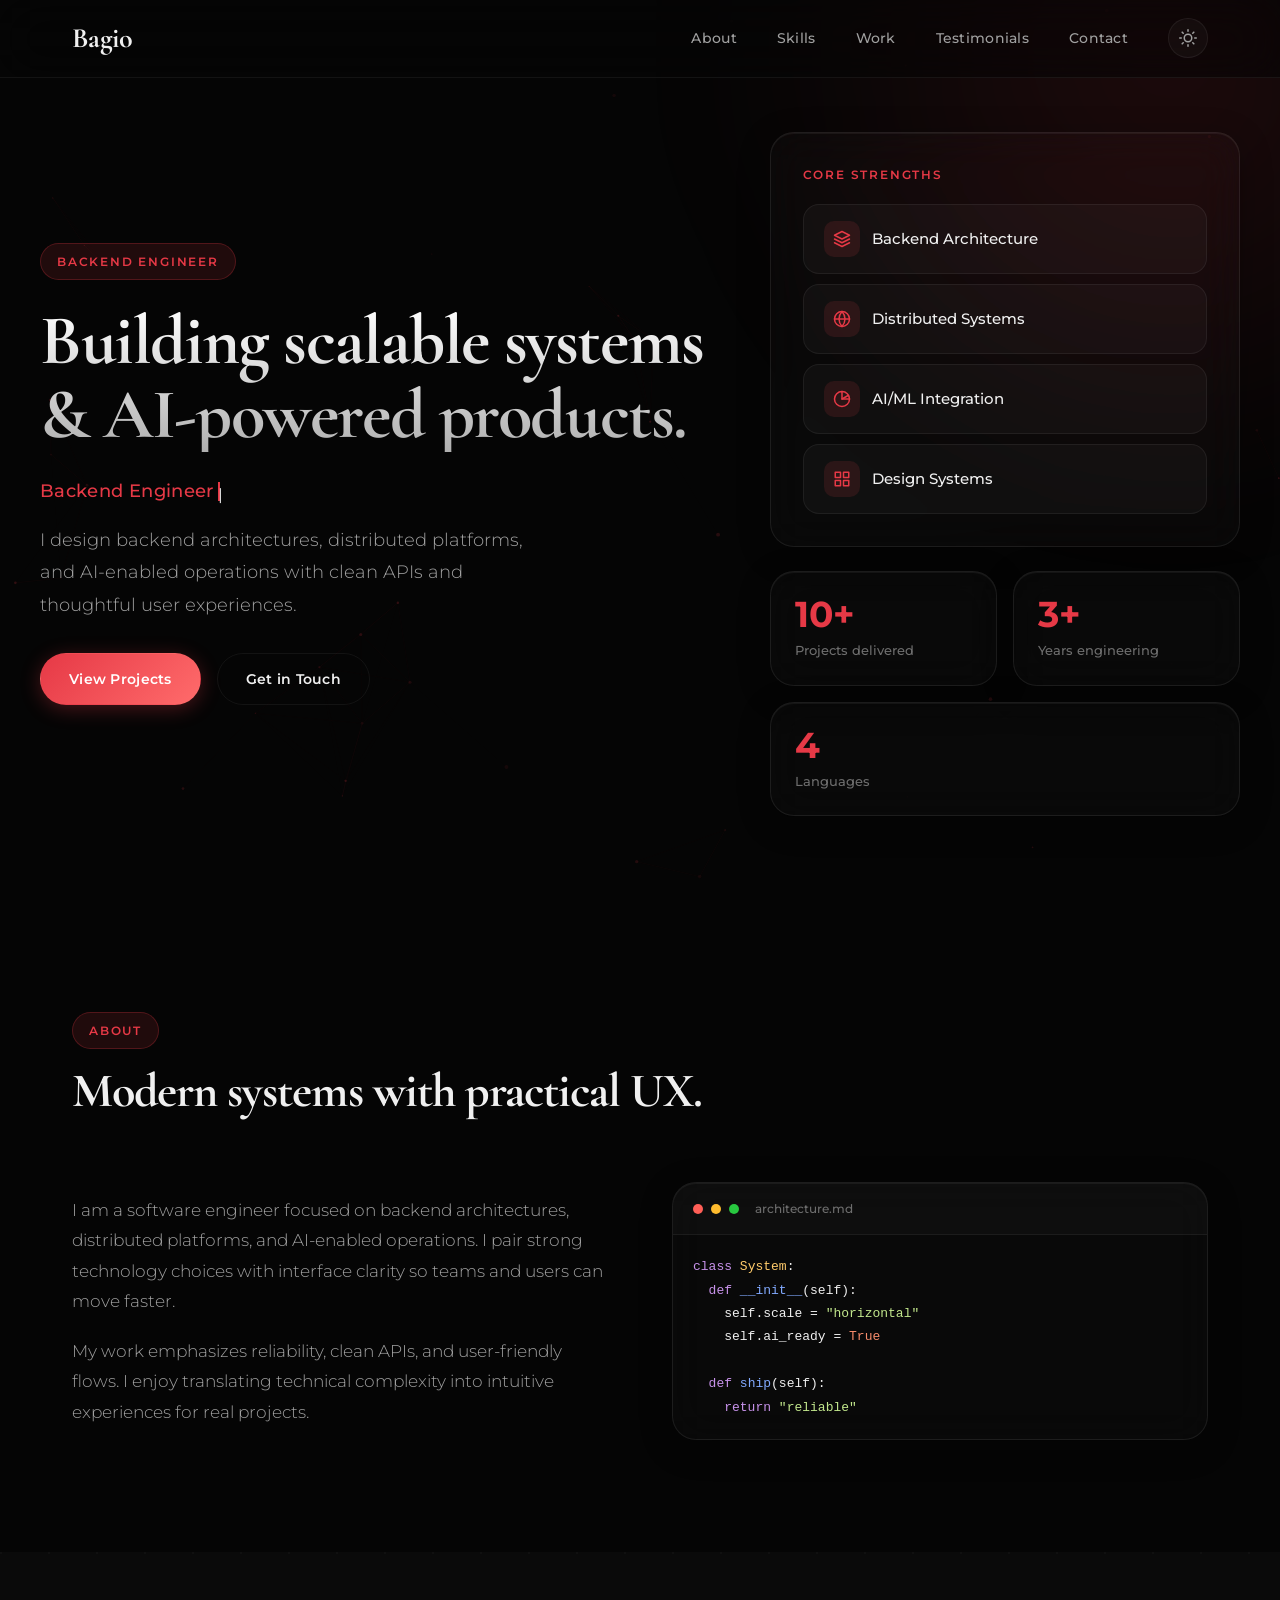
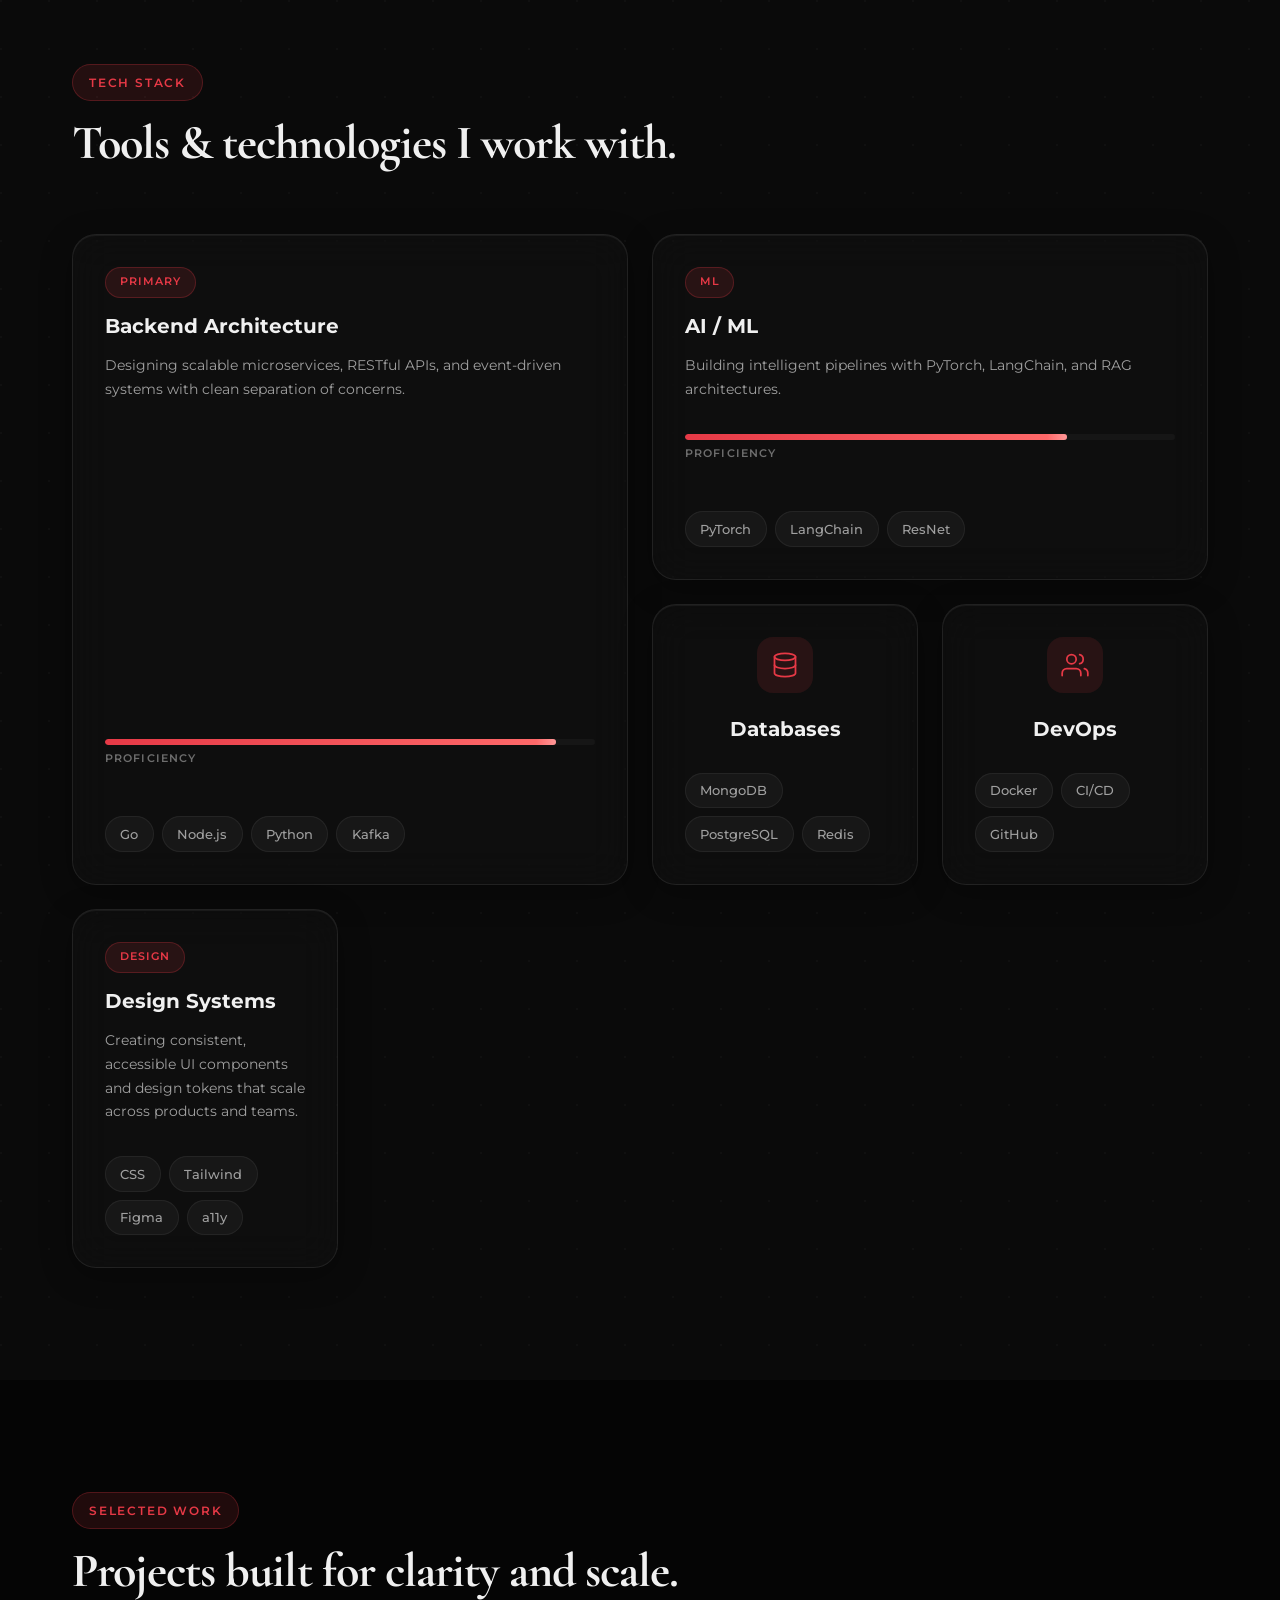
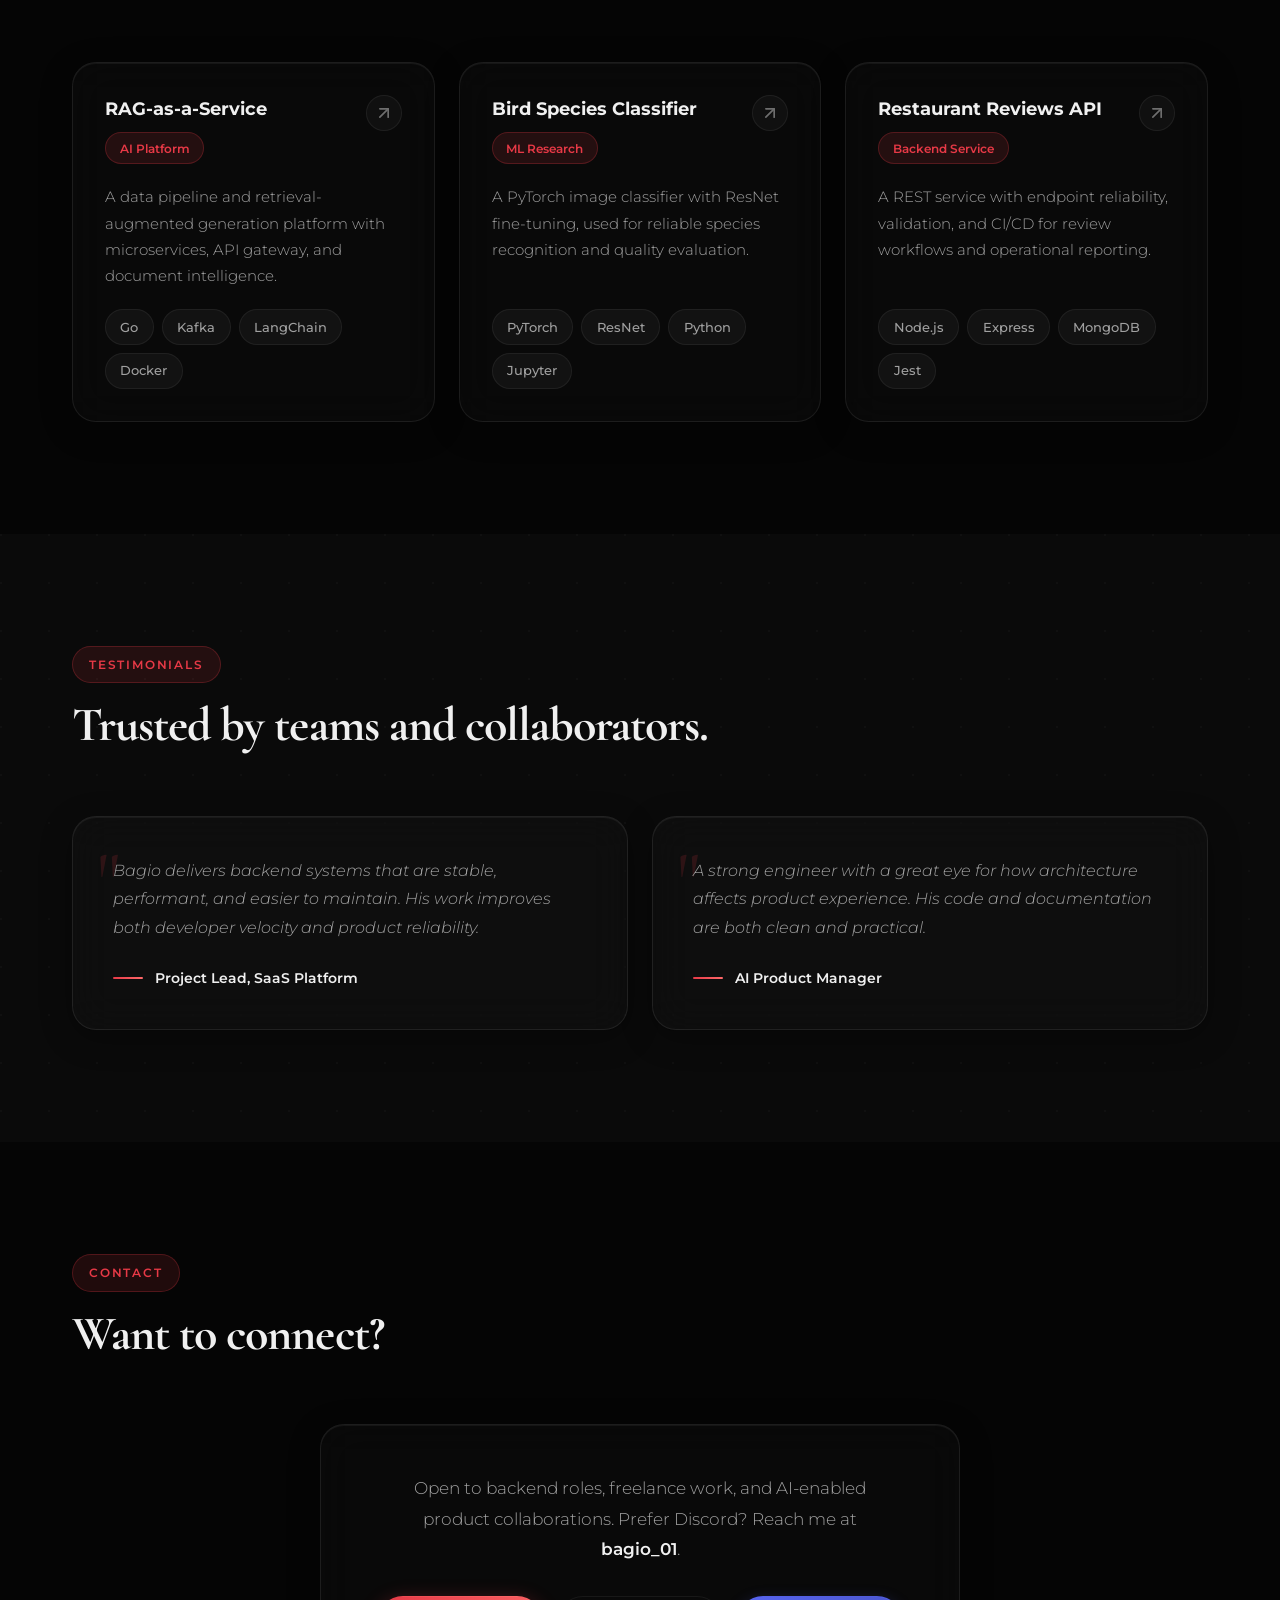
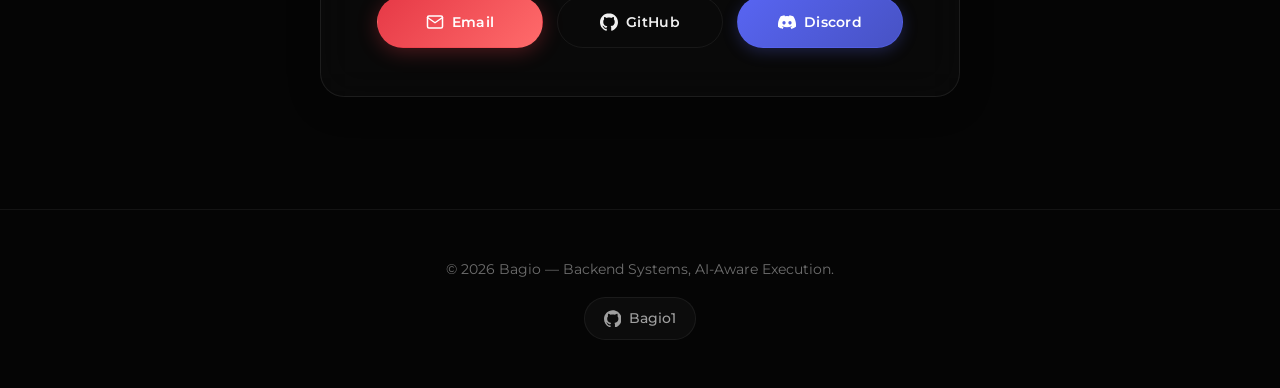
<file: portfolio.html>
<!DOCTYPE html>
<html lang="en">
<head>
  <meta charset="UTF-8">
  <meta name="viewport" content="width=device-width, initial-scale=1.0">
  <title>Bagio — Backend Engineer & AI/ML Portfolio</title>
  <meta name="description" content="Portfolio of Bagio — Software Engineer specializing in backend architecture, distributed systems, and AI/ML integration.">
  <link rel="preconnect" href="https://fonts.googleapis.com">
  <link rel="preconnect" href="https://fonts.gstatic.com" crossorigin>
  <link href="https://fonts.googleapis.com/css2?family=Cormorant+Garamond:wght@500;600;700&family=Montserrat:wght@300;400;500;600;700&display=swap" rel="stylesheet">
  <link rel="stylesheet" href="styles.css">
</head>
<body>
  <a href="#main-content" class="skip-link">Skip to main content</a>
  <!-- Navigation -->
  <nav class="topbar" id="navbar" role="navigation" aria-label="Main navigation">
    <div class="nav-container">
      <a class="brand" href="#" aria-label="Bagio Home">Bagio</a>
      <button class="mobile-menu-toggle" id="mobileMenuToggle" aria-label="Toggle menu" aria-expanded="false" aria-controls="navLinks">
        <span></span>
        <span></span>
        <span></span>
      </button>
      <div class="nav-links" id="navLinks" role="menubar">
        <a href="#about" role="menuitem">About</a>
        <a href="#skills" role="menuitem">Skills</a>
        <a href="#work" role="menuitem">Work</a>
        <a href="#testimonials" role="menuitem">Testimonials</a>
        <a href="#contact" role="menuitem">Contact</a>
        <button class="theme-toggle" id="themeToggle" aria-label="Toggle dark mode" title="Toggle theme">
          <svg class="theme-icon-sun" width="18" height="18" viewBox="0 0 24 24" fill="none" stroke="currentColor" stroke-width="2" stroke-linecap="round" stroke-linejoin="round"><circle cx="12" cy="12" r="5"/><path d="M12 1v2M12 21v2M4.22 4.22l1.42 1.42M18.36 18.36l1.42 1.42M1 12h2M21 12h2M4.22 19.78l1.42-1.42M18.36 5.64l1.42-1.42"/></svg>
          <svg class="theme-icon-moon" width="18" height="18" viewBox="0 0 24 24" fill="none" stroke="currentColor" stroke-width="2" stroke-linecap="round" stroke-linejoin="round"><path d="M21 12.79A9 9 0 1 1 11.21 3 7 7 0 0 0 21 12.79z"/></svg>
        </button>
      </div>
    </div>
  </nav>

  <!-- Particle Canvas -->
  <canvas id="particleCanvas" class="particle-canvas" aria-hidden="true"></canvas>

  <!-- Hero Section -->
  <header class="hero" role="banner">
    <div class="hero-glow" aria-hidden="true"></div>
    <div class="hero-grid">
      <div class="hero-main fade-up">
        <span class="eyebrow">Backend Engineer</span>
        <h1>Building scalable systems &amp; AI-powered products.</h1>
        <div class="hero-typing">
          <span id="typingText" aria-label="Cycling roles"></span>
          <span class="typing-cursor" aria-hidden="true">|</span>
        </div>
        <p class="hero-text">I design backend architectures, distributed platforms, and AI-enabled operations with clean APIs and thoughtful user experiences.</p>
        <div class="hero-actions">
          <a href="#work" class="button button-primary">View Projects</a>
          <a href="#contact" class="button button-secondary">Get in Touch</a>
        </div>
      </div>

      <!-- Bento Glass Panel -->
      <div class="bento-panel fade-up stagger-1" role="complementary" aria-label="Core strengths">
        <div class="glass-card strengths-card">
          <span class="panel-label">Core Strengths</span>
          <ul class="strength-list">
            <li>
              <span class="strength-icon" aria-hidden="true">
                <svg width="18" height="18" viewBox="0 0 24 24" fill="none" stroke="currentColor" stroke-width="2" stroke-linecap="round" stroke-linejoin="round"><path d="M12 2L2 7l10 5 10-5-10-5z"/><path d="M2 17l10 5 10-5"/><path d="M2 12l10 5 10-5"/></svg>
              </span>
              <span>Backend Architecture</span>
            </li>
            <li>
              <span class="strength-icon" aria-hidden="true">
                <svg width="18" height="18" viewBox="0 0 24 24" fill="none" stroke="currentColor" stroke-width="2" stroke-linecap="round" stroke-linejoin="round"><circle cx="12" cy="12" r="10"/><line x1="2" y1="12" x2="22" y2="12"/><path d="M12 2a15.3 15.3 0 0 1 4 10 15.3 15.3 0 0 1-4 10 15.3 15.3 0 0 1-4-10 15.3 15.3 0 0 1 4-10z"/></svg>
              </span>
              <span>Distributed Systems</span>
            </li>
            <li>
              <span class="strength-icon" aria-hidden="true">
                <svg width="18" height="18" viewBox="0 0 24 24" fill="none" stroke="currentColor" stroke-width="2" stroke-linecap="round" stroke-linejoin="round"><path d="M12 2a10 10 0 1 0 10 10H12V2z"/><path d="M12 2a10 10 0 0 1 10 10"/><path d="M12 12l8.66-5"/></svg>
              </span>
              <span>AI/ML Integration</span>
            </li>
            <li>
              <span class="strength-icon" aria-hidden="true">
                <svg width="18" height="18" viewBox="0 0 24 24" fill="none" stroke="currentColor" stroke-width="2" stroke-linecap="round" stroke-linejoin="round"><rect x="3" y="3" width="7" height="7"/><rect x="14" y="3" width="7" height="7"/><rect x="14" y="14" width="7" height="7"/><rect x="3" y="14" width="7" height="7"/></svg>
              </span>
              <span>Design Systems</span>
            </li>
          </ul>
        </div>
      </div>

      <!-- Bento Stats Grid -->
      <div class="bento-stats">
        <div class="glass-card stat-glass fade-up stagger-2">
          <span class="stat-value" data-count="10" data-suffix="+" aria-label="10 plus projects delivered">0</span>
          <span class="stat-label">Projects delivered</span>
        </div>
        <div class="glass-card stat-glass fade-up stagger-3">
          <span class="stat-value" data-count="3" data-suffix="+" aria-label="3 plus years engineering">0</span>
          <span class="stat-label">Years engineering</span>
        </div>
        <div class="glass-card stat-glass wide fade-up stagger-1">
          <span class="stat-value" data-count="4" aria-label="4 languages">0</span>
          <span class="stat-label">Languages</span>
        </div>
      </div>
    </div>
  </header>

  <main id="main-content">
    <!-- About Section -->
    <section id="about" class="section" aria-labelledby="about-heading">
      <div class="container">
        <div class="section-header fade-up">
          <span class="eyebrow">About</span>
          <h2 id="about-heading">Modern systems with practical UX.</h2>
        </div>
        <div class="about-grid">
          <div class="about-text fade-up">
            <p>I am a software engineer focused on backend architectures, distributed platforms, and AI-enabled operations. I pair strong technology choices with interface clarity so teams and users can move faster.</p>
            <p>My work emphasizes reliability, clean APIs, and user-friendly flows. I enjoy translating technical complexity into intuitive experiences for real projects.</p>
          </div>
          <div class="about-visual fade-up stagger-1" aria-hidden="true">
            <div class="glass-card code-preview">
              <div class="code-header">
                <span class="code-dot red"></span>
                <span class="code-dot yellow"></span>
                <span class="code-dot green"></span>
                <span class="code-filename">architecture.md</span>
              </div>
              <pre class="code-body"><code><span class="code-kw">class</span> <span class="code-class">System</span>:
  <span class="code-kw">def</span> <span class="code-func">__init__</span>(self):
    self.scale = <span class="code-str">"horizontal"</span>
    self.ai_ready = <span class="code-bool">True</span>

  <span class="code-kw">def</span> <span class="code-func">ship</span>(self):
    <span class="code-kw">return</span> <span class="code-str">"reliable"</span></code></pre>
            </div>
          </div>
        </div>
      </div>
    </section>

    <!-- Skills Section (Bento Grid) -->
    <section id="skills" class="section section-alt" aria-labelledby="skills-heading">
      <div class="container">
        <div class="section-header fade-up">
          <span class="eyebrow">Tech Stack</span>
          <h2 id="skills-heading">Tools &amp; technologies I work with.</h2>
        </div>
        <div class="bento-grid skills-bento" role="list" aria-label="Skills and technologies">
          <!-- Large card -->
          <div class="bento-item bento-large glass-card fade-up stagger-1" role="listitem">
            <div class="bento-content">
              <span class="bento-tag">Primary</span>
              <h3>Backend Architecture</h3>
              <p>Designing scalable microservices, RESTful APIs, and event-driven systems with clean separation of concerns.</p>
              <div class="skill-bar" data-progress="92">
                <div class="skill-bar-track"><div class="skill-bar-fill"></div></div>
                <span class="skill-bar-label">Proficiency</span>
              </div>
              <div class="tech-row">
                <span class="tech-pill">Go</span>
                <span class="tech-pill">Node.js</span>
                <span class="tech-pill">Python</span>
                <span class="tech-pill">Kafka</span>
              </div>
            </div>
          </div>

          <!-- Medium card -->
          <div class="bento-item bento-medium glass-card fade-up stagger-2" role="listitem">
            <div class="bento-content">
              <span class="bento-tag">ML</span>
              <h3>AI / ML</h3>
              <p>Building intelligent pipelines with PyTorch, LangChain, and RAG architectures.</p>
              <div class="skill-bar" data-progress="78">
                <div class="skill-bar-track"><div class="skill-bar-fill"></div></div>
                <span class="skill-bar-label">Proficiency</span>
              </div>
              <div class="tech-row">
                <span class="tech-pill">PyTorch</span>
                <span class="tech-pill">LangChain</span>
                <span class="tech-pill">ResNet</span>
              </div>
            </div>
          </div>

          <!-- Small cards -->
          <div class="bento-item glass-card fade-up stagger-3" role="listitem">
            <div class="bento-content centered">
              <span class="bento-icon" aria-hidden="true">
                <svg width="28" height="28" viewBox="0 0 24 24" fill="none" stroke="currentColor" stroke-width="1.5" stroke-linecap="round" stroke-linejoin="round"><ellipse cx="12" cy="5" rx="9" ry="3"/><path d="M21 12c0 1.66-4 3-9 3s-9-1.34-9-3"/><path d="M3 5v14c0 1.66 4 3 9 3s9-1.34 9-3V5"/></svg>
              </span>
              <h3>Databases</h3>
              <div class="tech-row">
                <span class="tech-pill">MongoDB</span>
                <span class="tech-pill">PostgreSQL</span>
                <span class="tech-pill">Redis</span>
              </div>
            </div>
          </div>

          <div class="bento-item glass-card fade-up stagger-1" role="listitem">
            <div class="bento-content centered">
              <span class="bento-icon" aria-hidden="true">
                <svg width="28" height="28" viewBox="0 0 24 24" fill="none" stroke="currentColor" stroke-width="1.5" stroke-linecap="round" stroke-linejoin="round"><path d="M17 21v-2a4 4 0 0 0-4-4H5a4 4 0 0 0-4 4v2"/><circle cx="9" cy="7" r="4"/><path d="M23 21v-2a4 4 0 0 0-3-3.87"/><path d="M16 3.13a4 4 0 0 1 0 7.75"/></svg>
              </span>
              <h3>DevOps</h3>
              <div class="tech-row">
                <span class="tech-pill">Docker</span>
                <span class="tech-pill">CI/CD</span>
                <span class="tech-pill">GitHub</span>
              </div>
            </div>
          </div>

          <!-- Wide card -->
          <div class="bento-item bento-wide glass-card fade-up stagger-2" role="listitem">
            <div class="bento-content">
              <span class="bento-tag">Design</span>
              <h3>Design Systems</h3>
              <p>Creating consistent, accessible UI components and design tokens that scale across products and teams.</p>
              <div class="tech-row">
                <span class="tech-pill">CSS</span>
                <span class="tech-pill">Tailwind</span>
                <span class="tech-pill">Figma</span>
                <span class="tech-pill">a11y</span>
              </div>
            </div>
          </div>
        </div>
      </div>
    </section>

    <!-- Work Section -->
    <section id="work" class="section" aria-labelledby="work-heading">
      <div class="container">
        <div class="section-header fade-up">
          <span class="eyebrow">Selected Work</span>
          <h2 id="work-heading">Projects built for clarity and scale.</h2>
        </div>
        <div class="projects-grid" role="list" aria-label="Selected projects">
          <article class="project-card glass-card fade-up stagger-1" role="listitem" data-project="rag"
            data-project-title="RAG-as-a-Service"
            data-project-badge="AI Platform"
            data-project-desc="A comprehensive data pipeline and retrieval-augmented generation platform built with microservices architecture, featuring an API gateway, document intelligence pipeline, and vector search capabilities."
            data-project-tech="Go,Kafka,LangChain,Docker,Kubernetes,PostgreSQL"
            data-project-details="• Designed and implemented microservices architecture with service mesh
• Built real-time document ingestion pipeline processing 10K+ documents/day
• Integrated LangChain for LLM orchestration and prompt management
• Deployed on Kubernetes with auto-scaling and health monitoring">
            <div class="project-header">
              <div class="project-meta">
                <span class="project-title">RAG-as-a-Service</span>
                <span class="project-badge">AI Platform</span>
              </div>
              <span class="project-arrow" aria-hidden="true">
                <svg width="20" height="20" viewBox="0 0 24 24" fill="none" stroke="currentColor" stroke-width="2" stroke-linecap="round" stroke-linejoin="round"><path d="M7 17L17 7"/><path d="M7 7h10v10"/></svg>
              </span>
            </div>
            <p class="project-desc">A data pipeline and retrieval-augmented generation platform with microservices, API gateway, and document intelligence.</p>
            <div class="chip-row">
              <span class="chip">Go</span>
              <span class="chip">Kafka</span>
              <span class="chip">LangChain</span>
              <span class="chip">Docker</span>
            </div>
          </article>

          <article class="project-card glass-card fade-up stagger-2" role="listitem" data-project="bird"
            data-project-title="Bird Species Classifier"
            data-project-badge="ML Research"
            data-project-desc="A high-accuracy PyTorch image classification model using ResNet fine-tuning for reliable bird species recognition and automated quality evaluation."
            data-project-tech="PyTorch,ResNet,Python,Jupyter,NumPy,OpenCV"
            data-project-details="• Achieved 94.2% accuracy on 200+ bird species dataset
• Implemented transfer learning with ResNet-50 backbone
• Built custom data augmentation pipeline for robust training
• Deployed inference API with sub-100ms response time">
            <div class="project-header">
              <div class="project-meta">
                <span class="project-title">Bird Species Classifier</span>
                <span class="project-badge">ML Research</span>
              </div>
              <span class="project-arrow" aria-hidden="true">
                <svg width="20" height="20" viewBox="0 0 24 24" fill="none" stroke="currentColor" stroke-width="2" stroke-linecap="round" stroke-linejoin="round"><path d="M7 17L17 7"/><path d="M7 7h10v10"/></svg>
              </span>
            </div>
            <p class="project-desc">A PyTorch image classifier with ResNet fine-tuning, used for reliable species recognition and quality evaluation.</p>
            <div class="chip-row">
              <span class="chip">PyTorch</span>
              <span class="chip">ResNet</span>
              <span class="chip">Python</span>
              <span class="chip">Jupyter</span>
            </div>
          </article>

          <article class="project-card glass-card fade-up stagger-3" role="listitem" data-project="restaurant"
            data-project-title="Restaurant Reviews API"
            data-project-badge="Backend Service"
            data-project-desc="A production-ready REST API service with comprehensive endpoint reliability, input validation, automated testing, and CI/CD pipeline for review management workflows."
            data-project-tech="Node.js,Express,MongoDB,Jest,GitHub Actions,Docker"
            data-project-details="• Built RESTful API with 25+ endpoints and OpenAPI documentation
• Implemented JWT authentication and role-based access control
• Achieved 95%+ test coverage with Jest and Supertest
• Set up GitHub Actions CI/CD with auto-deployment to staging">
            <div class="project-header">
              <div class="project-meta">
                <span class="project-title">Restaurant Reviews API</span>
                <span class="project-badge">Backend Service</span>
              </div>
              <span class="project-arrow" aria-hidden="true">
                <svg width="20" height="20" viewBox="0 0 24 24" fill="none" stroke="currentColor" stroke-width="2" stroke-linecap="round" stroke-linejoin="round"><path d="M7 17L17 7"/><path d="M7 7h10v10"/></svg>
              </span>
            </div>
            <p class="project-desc">A REST service with endpoint reliability, validation, and CI/CD for review workflows and operational reporting.</p>
            <div class="chip-row">
              <span class="chip">Node.js</span>
              <span class="chip">Express</span>
              <span class="chip">MongoDB</span>
              <span class="chip">Jest</span>
            </div>
          </article>
        </div>
      </div>
    </section>

    <!-- Testimonials Section -->
    <section id="testimonials" class="section section-alt" aria-labelledby="testimonials-heading">
      <div class="container">
        <div class="section-header fade-up">
          <span class="eyebrow">Testimonials</span>
          <h2 id="testimonials-heading">Trusted by teams and collaborators.</h2>
        </div>
        <div class="testimonials-grid" role="list" aria-label="Testimonials">
          <blockquote class="testimonial-glass glass-card fade-up stagger-1" role="listitem">
            <div class="quote-mark" aria-hidden="true">"</div>
            <p>Bagio delivers backend systems that are stable, performant, and easier to maintain. His work improves both developer velocity and product reliability.</p>
            <footer>
              <span class="quote-line" aria-hidden="true"></span>
              <cite>Project Lead, SaaS Platform</cite>
            </footer>
          </blockquote>

          <blockquote class="testimonial-glass glass-card fade-up stagger-2" role="listitem">
            <div class="quote-mark" aria-hidden="true">"</div>
            <p>A strong engineer with a great eye for how architecture affects product experience. His code and documentation are both clean and practical.</p>
            <footer>
              <span class="quote-line" aria-hidden="true"></span>
              <cite>AI Product Manager</cite>
            </footer>
          </blockquote>
        </div>
      </div>
    </section>

    <!-- Contact Section -->
    <section id="contact" class="section" aria-labelledby="contact-heading">
      <div class="container">
        <div class="section-header fade-up">
          <span class="eyebrow">Contact</span>
          <h2 id="contact-heading">Want to connect?</h2>
        </div>
        <div class="contact-glass glass-card fade-up">
          <div class="contact-body">
            <p>Open to backend roles, freelance work, and AI-enabled product collaborations. Prefer Discord? Reach me at <strong>bagio_01</strong>.</p>
          </div>
          <div class="contact-actions">
            <a href="mailto:mohamedfouhamy4@gmail.com" class="button button-primary">
              <svg width="18" height="18" viewBox="0 0 24 24" fill="none" stroke="currentColor" stroke-width="2" stroke-linecap="round" stroke-linejoin="round" aria-hidden="true"><path d="M4 4h16c1.1 0 2 .9 2 2v12c0 1.1-.9 2-2 2H4c-1.1 0-2-.9-2-2V6c0-1.1.9-2 2-2z"/><polyline points="22,6 12,13 2,6"/></svg>
              Email
            </a>
            <a href="https://github.com/Bagio1" target="_blank" rel="noopener noreferrer" class="button button-secondary" aria-label="View GitHub profile">
              <svg width="18" height="18" viewBox="0 0 24 24" fill="currentColor" aria-hidden="true"><path d="M12 0.297c-6.627 0-12 5.373-12 12 0 5.303 3.438 9.8 8.205 11.387.6.113.82-.258.82-.577 0-.285-.01-1.04-.015-2.04-3.338.724-4.042-1.612-4.042-1.612-.546-1.387-1.333-1.757-1.333-1.757-1.09-.745.083-.73.083-.73 1.205.085 1.84 1.237 1.84 1.237 1.07 1.835 2.807 1.305 3.492.998.108-.776.418-1.305.76-1.605-2.665-.303-5.466-1.333-5.466-5.93 0-1.31.47-2.382 1.235-3.22-.125-.303-.535-1.523.115-3.176 0 0 1.005-.322 3.3 1.23.96-.267 1.98-.4 3-.405 1.02.005 2.04.138 3 .405 2.28-1.552 3.285-1.23 3.285-1.23.655 1.653.245 2.873.12 3.176.77.838 1.235 1.91 1.235 3.22 0 4.61-2.805 5.625-5.475 5.92.43.372.81 1.102.81 2.222 0 1.606-.015 2.896-.015 3.286 0 .32.21.695.825.577 4.765-1.587 8.2-6.085 8.2-11.387 0-6.627-5.373-12-12-12z"/></svg>
              GitHub
            </a>
            <a href="https://discord.com/users/bagio_01" target="_blank" rel="noopener noreferrer" class="button button-discord" aria-label="Discord username bagio_01">
              <svg width="18" height="18" viewBox="0 0 24 24" fill="currentColor" aria-hidden="true"><path d="M20.32 4.37A19.8 19.8 0 0 0 15.36 3c-.22.39-.47.91-.64 1.32a18.3 18.3 0 0 0-5.48 0A13.9 13.9 0 0 0 8.59 3a19.7 19.7 0 0 0-4.96 1.38C.49 9.08-.36 13.66.06 18.18A19.9 19.9 0 0 0 6.14 21.2c.49-.66.92-1.36 1.3-2.1-.72-.27-1.4-.61-2.05-1.01.17-.13.34-.26.5-.39a14.2 14.2 0 0 0 12.22 0l.5.39c-.65.4-1.33.74-2.05 1.01.38.74.81 1.44 1.3 2.1a19.9 19.9 0 0 0 6.08-3.02c.5-5.23-.86-9.77-3.62-13.81zM8.02 15.41c-1.18 0-2.14-1.08-2.14-2.41s.94-2.42 2.14-2.42c1.2 0 2.16 1.09 2.14 2.42 0 1.33-.94 2.41-2.14 2.41zm7.96 0c-1.18 0-2.14-1.08-2.14-2.41s.94-2.42 2.14-2.42c1.2 0 2.16 1.09 2.14 2.42 0 1.33-.94 2.41-2.14 2.41z"/></svg>
              Discord
            </a>
          </div>

        </div>
      </div>
    </section>
  </main>

  <!-- Project Modal -->
  <div class="modal-overlay" id="projectModal" role="dialog" aria-modal="true" aria-labelledby="modalTitle" hidden>
    <div class="modal-content glass-card">
      <button class="modal-close" id="modalClose" aria-label="Close modal">
        <svg width="20" height="20" viewBox="0 0 24 24" fill="none" stroke="currentColor" stroke-width="2" stroke-linecap="round" stroke-linejoin="round"><path d="M18 6L6 18"/><path d="M6 6l12 12"/></svg>
      </button>
      <span class="modal-badge" id="modalBadge"></span>
      <h3 id="modalTitle" class="modal-title"></h3>
      <p id="modalDesc" class="modal-desc"></p>
      <div class="modal-section">
        <h4>Key Details</h4>
        <pre id="modalDetails" class="modal-details"></pre>
      </div>
      <div class="modal-section">
        <h4>Tech Stack</h4>
        <div id="modalTech" class="chip-row"></div>
      </div>
    </div>
  </div>

  <!-- Footer -->
  <footer class="footer">
    <div class="container">
      <p>&copy; 2026 Bagio — Backend Systems, AI-Aware Execution.</p>
      <a href="https://github.com/Bagio1" target="_blank" rel="noopener noreferrer" class="footer-link" aria-label="GitHub">
        <svg viewBox="0 0 24 24" aria-hidden="true" class="footer-icon"><path fill="currentColor" d="M12 0.297c-6.627 0-12 5.373-12 12 0 5.303 3.438 9.8 8.205 11.387.6.113.82-.258.82-.577 0-.285-.01-1.04-.015-2.04-3.338.724-4.042-1.612-4.042-1.612-.546-1.387-1.333-1.757-1.333-1.757-1.09-.745.083-.73.083-.73 1.205.085 1.84 1.237 1.84 1.237 1.07 1.835 2.807 1.305 3.492.998.108-.776.418-1.305.76-1.605-2.665-.303-5.466-1.333-5.466-5.93 0-1.31.47-2.382 1.235-3.22-.125-.303-.535-1.523.115-3.176 0 0 1.005-.322 3.3 1.23.96-.267 1.98-.4 3-.405 1.02.005 2.04.138 3 .405 2.28-1.552 3.285-1.23 3.285-1.23.655 1.653.245 2.873.12 3.176.77.838 1.235 1.91 1.235 3.22 0 4.61-2.805 5.625-5.475 5.92.43.372.81 1.102.81 2.222 0 1.606-.015 2.896-.015 3.286 0 .32.21.695.825.577 4.765-1.587 8.2-6.085 8.2-11.387 0-6.627-5.373-12-12-12z"/></svg>
        <span>Bagio1</span>
      </a>
    </div>
  </footer>

  <!-- Scroll to top -->
  <button class="scroll-top" id="scrollTop" aria-label="Scroll to top" title="Scroll to top">
    <svg width="20" height="20" viewBox="0 0 24 24" fill="none" stroke="currentColor" stroke-width="2" stroke-linecap="round" stroke-linejoin="round"><polyline points="18 15 12 9 6 15"/></svg>
  </button>

  <script src="script.js"></script>
</body>
</html>
</file>
<file: styles.css>
@import url('https://fonts.googleapis.com/css2?family=Cormorant+Garamond:wght@500;600;700&family=Montserrat:wght@300;400;500;600;700&display=swap');

/* ─── Design Tokens ─── */
:root {
  color-scheme: dark;
  --color-bg: #050505;
  --color-bg-elevated: #0a0a0a;
  --color-surface: rgba(255, 255, 255, 0.03);
  --color-surface-hover: rgba(255, 255, 255, 0.06);
  --color-surface-active: rgba(255, 255, 255, 0.09);
  --color-border: rgba(255, 255, 255, 0.06);
  --color-border-hover: rgba(255, 255, 255, 0.12);
  --color-border-accent: rgba(230, 57, 70, 0.25);
  --color-text: #f0f0f0;
  --color-text-secondary: #a0a0a0;
  --color-text-muted: #6e6e6e;
  --color-accent: #e63946;
  --color-accent-light: #ff6b6b;
  --color-accent-soft: rgba(230, 57, 70, 0.12);
  --color-accent-glow: rgba(230, 57, 70, 0.3);
  --gradient-accent: linear-gradient(135deg, #e63946, #ff6b6b);
  --gradient-hero: radial-gradient(ellipse at 70% 30%, rgba(230, 57, 70, 0.12) 0%, transparent 60%);

  --glass-bg: rgba(255, 255, 255, 0.02);
  --glass-border: rgba(255, 255, 255, 0.08);
  --glass-border-hover: rgba(255, 255, 255, 0.15);
  --glass-shadow: 0 8px 32px rgba(0, 0, 0, 0.3), inset 0 1px 0 rgba(255, 255, 255, 0.05);
  --glass-shadow-hover: 0 16px 48px rgba(0, 0, 0, 0.4), inset 0 1px 0 rgba(255, 255, 255, 0.08);
  --glass-backdrop: blur(20px) saturate(1.4);

  --shadow-sm: 0 2px 8px rgba(0, 0, 0, 0.3);
  --shadow-md: 0 8px 30px rgba(0, 0, 0, 0.4);
  --shadow-lg: 0 25px 50px -12px rgba(0, 0, 0, 0.5);
  --shadow-glow: 0 0 40px var(--color-accent-glow);

  --radius-sm: 12px;
  --radius-md: 16px;
  --radius-lg: 24px;
  --radius-xl: 32px;
  --radius-full: 999px;

  --transition-fast: 150ms cubic-bezier(0.4, 0, 0.2, 1);
  --transition-base: 250ms cubic-bezier(0.4, 0, 0.2, 1);
  --transition-slow: 400ms cubic-bezier(0.16, 1, 0.3, 1);

  --font-sans: 'Montserrat', system-ui, -apple-system, sans-serif;
  --font-serif: 'Cormorant Garamond', Georgia, serif;
}

/* ─── Reset ─── */
*, *::before, *::after {
  box-sizing: border-box;
  margin: 0;
  padding: 0;
}

html {
  scroll-behavior: smooth;
}

@media (prefers-reduced-motion: reduce) {
  html { scroll-behavior: auto; }
  *, *::before, *::after {
    animation-duration: 0.01ms !important;
    animation-iteration-count: 1 !important;
    transition-duration: 0.01ms !important;
  }
}

body {
  font-family: var(--font-sans);
  background: var(--color-bg);
  color: var(--color-text);
  line-height: 1.6;
  -webkit-font-smoothing: antialiased;
  -moz-osx-font-smoothing: grayscale;
  overflow-x: hidden;
}

/* ─── Scrollbar ─── */
::-webkit-scrollbar { width: 8px; }
::-webkit-scrollbar-track { background: var(--color-bg); }
::-webkit-scrollbar-thumb { background: #2a2a2a; border-radius: var(--radius-full); }
::-webkit-scrollbar-thumb:hover { background: #3a3a3a; }

::selection {
  background: var(--color-accent-soft);
  color: var(--color-text);
}

/* ─── Utility ─── */
.container {
  width: 100%;
  max-width: 1200px;
  margin: 0 auto;
  padding: 0 2rem;
}

/* ─── Glass Card Base ─── */
.glass-card {
  background: var(--glass-bg);
  backdrop-filter: var(--glass-backdrop);
  -webkit-backdrop-filter: var(--glass-backdrop);
  border: 1px solid var(--glass-border);
  border-radius: var(--radius-lg);
  box-shadow: var(--glass-shadow);
  transition: all var(--transition-base);
}

.glass-card:hover {
  border-color: var(--glass-border-hover);
  box-shadow: var(--glass-shadow-hover);
}

/* ─── Navigation ─── */
.topbar {
  position: fixed;
  top: 0;
  left: 0;
  right: 0;
  z-index: 1000;
  padding: 0;
  background: rgba(5, 5, 5, 0.6);
  backdrop-filter: blur(24px) saturate(1.4);
  -webkit-backdrop-filter: blur(24px) saturate(1.4);
  border-bottom: 1px solid var(--color-border);
  transition: all var(--transition-base);
}

.topbar.scrolled {
  background: rgba(5, 5, 5, 0.88);
  border-bottom-color: var(--color-border-hover);
}

.nav-container {
  max-width: 1200px;
  margin: 0 auto;
  padding: 1rem 2rem;
  display: flex;
  align-items: center;
  justify-content: space-between;
}

.topbar.scrolled .nav-container {
  padding: 0.75rem 2rem;
}

.brand {
  display: inline-flex;
  align-items: center;
  gap: 0.7rem;
  font-family: var(--font-serif);
  font-size: 1.75rem;
  font-weight: 700;
  letter-spacing: -0.02em;
  color: var(--color-text);
  text-decoration: none;
  position: relative;
}

.brand-logo {
  width: 44px;
  height: 44px;
  border-radius: 50%;
  object-fit: cover;
  box-shadow: 0 0 24px rgba(230, 57, 70, 0.28);
}

.brand::after {
  content: '';
  position: absolute;
  bottom: -2px;
  left: 0;
  width: 0;
  height: 2px;
  background: var(--gradient-accent);
  transition: width var(--transition-base);
}

.brand:hover::after { width: 100%; }

.nav-links {
  display: flex;
  align-items: center;
  gap: 2.5rem;
}

.nav-links a {
  font-size: 0.875rem;
  font-weight: 500;
  color: var(--color-text-secondary);
  letter-spacing: 0.02em;
  text-decoration: none;
  position: relative;
  padding: 0.5rem 0;
  transition: color var(--transition-fast);
}

.nav-links a::after {
  content: '';
  position: absolute;
  bottom: 0;
  left: 0;
  width: 0;
  height: 1.5px;
  background: var(--gradient-accent);
  transition: width var(--transition-fast);
}

.nav-links a:hover,
.nav-links a.active {
  color: var(--color-text);
}

.nav-links a:hover::after,
.nav-links a.active::after {
  width: 100%;
}

.mobile-menu-toggle {
  display: none;
  flex-direction: column;
  gap: 5px;
  background: none;
  border: none;
  cursor: pointer;
  padding: 8px;
  z-index: 1001;
  min-width: 44px;
  min-height: 44px;
}

.mobile-menu-toggle span {
  display: block;
  width: 24px;
  height: 2px;
  background: var(--color-text);
  border-radius: 2px;
  transition: all var(--transition-fast);
}

.mobile-menu-toggle.active span:nth-child(1) {
  transform: rotate(45deg) translate(5px, 5px);
}

.mobile-menu-toggle.active span:nth-child(2) {
  opacity: 0;
}

.mobile-menu-toggle.active span:nth-child(3) {
  transform: rotate(-45deg) translate(5px, -5px);
}

/* ─── Buttons ─── */
.button {
  display: inline-flex;
  align-items: center;
  justify-content: center;
  gap: 0.5rem;
  padding: 0.875rem 1.75rem;
  border-radius: var(--radius-full);
  font-size: 0.875rem;
  font-weight: 600;
  letter-spacing: 0.02em;
  cursor: pointer;
  border: 1px solid transparent;
  transition: all var(--transition-fast);
  text-decoration: none;
  min-height: 44px;
  min-width: 44px;
}

.button-primary {
  background: var(--gradient-accent);
  color: #fff;
  box-shadow: 0 4px 20px rgba(230, 57, 70, 0.3);
}

.button-primary:hover {
  transform: translateY(-2px);
  box-shadow: 0 8px 30px rgba(230, 57, 70, 0.4);
}

.button-primary:active {
  transform: translateY(0) scale(0.98);
}

.button-secondary {
  background: transparent;
  color: var(--color-text);
  border-color: var(--color-border);
}

.button-secondary:hover {
  background: var(--color-surface-hover);
  border-color: var(--color-border-hover);
  transform: translateY(-2px);
}

.button-secondary:active {
  transform: translateY(0) scale(0.98);
}

/* ─── Hero Section ─── */
.hero {
  position: relative;
  min-height: 100dvh;
  display: flex;
  align-items: center;
  padding: 7rem 2rem 4rem;
  overflow: hidden;
}

.hero-glow {
  position: absolute;
  top: -20%;
  right: -10%;
  width: 60vw;
  height: 60vw;
  max-width: 800px;
  max-height: 800px;
  background: var(--gradient-hero);
  pointer-events: none;
  z-index: 0;
  border-radius: 50%;
  filter: blur(80px);
}

.hero-grid {
  position: relative;
  z-index: 1;
  width: 100%;
  max-width: 1200px;
  margin: 0 auto;
  display: grid;
  grid-template-columns: 1.5fr 1fr;
  grid-template-rows: auto auto;
  gap: 1.5rem;
  grid-template-areas:
    "main panel"
    "main stats";
}

.hero-main {
  grid-area: main;
  display: flex;
  flex-direction: column;
  justify-content: center;
  padding-right: 2rem;
}

.eyebrow {
  display: inline-flex;
  align-items: center;
  gap: 0.5rem;
  padding: 0.5rem 1rem;
  border-radius: var(--radius-full);
  background: var(--color-accent-soft);
  color: var(--color-accent);
  font-size: 0.75rem;
  font-weight: 600;
  text-transform: uppercase;
  letter-spacing: 0.15em;
  margin-bottom: 1.5rem;
  border: 1px solid var(--color-border-accent);
  width: fit-content;
}

.hero-main h1 {
  font-family: var(--font-serif);
  font-size: clamp(2.5rem, 5.5vw, 4.5rem);
  font-weight: 700;
  line-height: 1.05;
  letter-spacing: -0.02em;
  margin-bottom: 1.5rem;
  background: linear-gradient(180deg, #fff 0%, #b0b0b0 100%);
  -webkit-background-clip: text;
  -webkit-text-fill-color: transparent;
  background-clip: text;
}

.hero-text {
  font-size: 1.125rem;
  color: var(--color-text-secondary);
  max-width: 520px;
  line-height: 1.8;
  margin-bottom: 2rem;
  font-weight: 300;
}

.hero-actions {
  display: flex;
  gap: 1rem;
  flex-wrap: wrap;
}

/* Bento Panel */
.bento-panel {
  grid-area: panel;
}

.strengths-card {
  padding: 2rem;
  height: 100%;
}

.panel-label {
  display: block;
  font-size: 0.75rem;
  font-weight: 600;
  text-transform: uppercase;
  letter-spacing: 0.15em;
  color: var(--color-accent);
  margin-bottom: 1.25rem;
}

.strength-list {
  list-style: none;
  display: grid;
  gap: 0.625rem;
}

.strength-list li {
  padding: 1rem 1.25rem;
  border-radius: var(--radius-md);
  background: var(--color-surface);
  border: 1px solid var(--color-border);
  font-size: 0.9375rem;
  font-weight: 500;
  color: var(--color-text);
  display: flex;
  align-items: center;
  gap: 0.75rem;
  transition: all var(--transition-fast);
  cursor: default;
}

.strength-list li:hover {
  border-color: var(--color-border-accent);
  background: var(--color-surface-hover);
  transform: translateX(4px);
}

.strength-icon {
  display: flex;
  align-items: center;
  justify-content: center;
  width: 36px;
  height: 36px;
  border-radius: 10px;
  background: var(--color-accent-soft);
  color: var(--color-accent);
  flex-shrink: 0;
}

/* Bento Stats */
.bento-stats {
  grid-area: stats;
  display: grid;
  grid-template-columns: 1fr 1fr;
  gap: 1rem;
}

.stat-glass {
  padding: 1.5rem;
  display: flex;
  flex-direction: column;
  justify-content: center;
}

.stat-glass.wide {
  grid-column: span 2;
}

.stat-value {
  font-size: 2.25rem;
  font-weight: 700;
  color: var(--color-accent);
  line-height: 1;
  font-family: var(--font-sans);
}

.stat-label {
  display: block;
  margin-top: 0.5rem;
  font-size: 0.8125rem;
  color: var(--color-text-muted);
  font-weight: 500;
}

/* ─── Sections ─── */
.section {
  padding: 7rem 0;
}

.section-alt {
  background: var(--color-bg-elevated);
  position: relative;
}

.section-alt::before {
  content: '';
  position: absolute;
  inset: 0;
  background-image: radial-gradient(circle at 1px 1px, rgba(255,255,255,0.025) 1px, transparent 0);
  background-size: 48px 48px;
  pointer-events: none;
}

.section-header {
  max-width: 640px;
  margin-bottom: 4rem;
}

.section-header .eyebrow {
  margin-bottom: 1rem;
}

.section-header h2 {
  font-family: var(--font-serif);
  font-size: clamp(2rem, 4vw, 3rem);
  font-weight: 700;
  line-height: 1.1;
  letter-spacing: -0.02em;
}

/* ─── About Section ─── */
.about-grid {
  display: grid;
  grid-template-columns: 1fr 1fr;
  gap: 4rem;
  align-items: center;
}

.about-text p {
  color: var(--color-text-secondary);
  font-size: 1.05rem;
  line-height: 1.8;
  margin-bottom: 1.25rem;
  font-weight: 300;
}

.about-text p:last-child {
  margin-bottom: 0;
}

.code-preview {
  padding: 0;
  overflow: hidden;
}

.code-header {
  display: flex;
  align-items: center;
  gap: 0.5rem;
  padding: 1rem 1.25rem;
  background: rgba(255, 255, 255, 0.02);
  border-bottom: 1px solid var(--color-border);
}

.code-dot {
  width: 10px;
  height: 10px;
  border-radius: 50%;
}

.code-dot.red { background: #ff5f57; }
.code-dot.yellow { background: #febc2e; }
.code-dot.green { background: #28c840; }

.code-filename {
  margin-left: 0.5rem;
  font-size: 0.75rem;
  color: var(--color-text-muted);
  font-weight: 500;
}

.code-body {
  padding: 1.25rem;
  font-family: 'SF Mono', 'Fira Code', monospace;
  font-size: 0.8125rem;
  line-height: 1.8;
  overflow-x: auto;
}

.code-kw { color: #c792ea; }
.code-class { color: #ffcb6b; }
.code-func { color: #82aaff; }
.code-str { color: #c3e88d; }
.code-bool { color: #f78c6c; }

/* ─── Bento Grid (Skills) ─── */
.bento-grid {
  display: grid;
  gap: 1.5rem;
}

.skills-bento {
  grid-template-columns: repeat(4, 1fr);
  grid-template-rows: auto auto;
  grid-template-areas:
    "large large medium medium"
    "large large small1 small2";
}

.bento-item {
  padding: 2rem;
  display: flex;
  flex-direction: column;
}

.bento-item:hover {
  border-color: var(--color-border-accent);
  transform: translateY(-4px);
  box-shadow: var(--glass-shadow-hover), var(--shadow-glow);
}

.bento-large {
  grid-area: large;
  justify-content: space-between;
}

.bento-medium {
  grid-area: medium;
  justify-content: space-between;
}

.bento-item:nth-child(3) { grid-area: small1; }
.bento-item:nth-child(4) { grid-area: small2; }

.bento-content {
  display: flex;
  flex-direction: column;
  gap: 1rem;
  height: 100%;
}

.bento-content.centered {
  align-items: center;
  text-align: center;
}

.bento-tag {
  display: inline-flex;
  padding: 0.35rem 0.85rem;
  border-radius: var(--radius-full);
  background: var(--color-accent-soft);
  color: var(--color-accent);
  font-size: 0.7rem;
  font-weight: 600;
  text-transform: uppercase;
  letter-spacing: 0.1em;
  border: 1px solid var(--color-border-accent);
  width: fit-content;
}

.bento-content h3 {
  font-size: 1.25rem;
  font-weight: 700;
  color: var(--color-text);
  line-height: 1.2;
}

.bento-content p {
  color: var(--color-text-secondary);
  font-size: 0.875rem;
  line-height: 1.7;
  flex-grow: 1;
}

.bento-icon {
  display: flex;
  align-items: center;
  justify-content: center;
  width: 56px;
  height: 56px;
  border-radius: var(--radius-md);
  background: var(--color-accent-soft);
  color: var(--color-accent);
  margin-bottom: 0.5rem;
}

.tech-row {
  display: flex;
  flex-wrap: wrap;
  gap: 0.5rem;
  margin-top: auto;
  padding-top: 1rem;
}

.tech-pill {
  padding: 0.4rem 0.9rem;
  border-radius: var(--radius-full);
  background: rgba(255, 255, 255, 0.04);
  color: var(--color-text-secondary);
  font-size: 0.8125rem;
  font-weight: 500;
  border: 1px solid var(--color-border);
  transition: all var(--transition-fast);
}

.tech-pill:hover {
  border-color: var(--color-border-accent);
  color: var(--color-text);
  background: var(--color-accent-soft);
}

/* ─── Projects Grid ─── */
.projects-grid {
  display: grid;
  grid-template-columns: repeat(3, 1fr);
  gap: 1.5rem;
}

.project-card {
  padding: 2rem;
  display: flex;
  flex-direction: column;
  gap: 1.25rem;
  cursor: default;
  position: relative;
  overflow: hidden;
}

.project-card::before {
  content: '';
  position: absolute;
  top: 0;
  left: 0;
  right: 0;
  height: 2px;
  background: var(--gradient-accent);
  transform: scaleX(0);
  transform-origin: left;
  transition: transform var(--transition-base);
}

.project-card:hover {
  transform: translateY(-6px);
  border-color: var(--color-border-accent);
  box-shadow: var(--glass-shadow-hover), var(--shadow-glow);
}

.project-card:hover::before {
  transform: scaleX(1);
}

.project-header {
  display: flex;
  justify-content: space-between;
  align-items: flex-start;
  gap: 1rem;
}

.project-meta {
  display: flex;
  flex-direction: column;
  gap: 0.5rem;
}

.project-title {
  font-size: 1.125rem;
  font-weight: 700;
  color: var(--color-text);
}

.project-badge {
  padding: 0.35rem 0.85rem;
  border-radius: var(--radius-full);
  background: var(--color-accent-soft);
  color: var(--color-accent);
  font-size: 0.75rem;
  font-weight: 600;
  white-space: nowrap;
  border: 1px solid var(--color-border-accent);
  width: fit-content;
}

.project-arrow {
  display: flex;
  align-items: center;
  justify-content: center;
  width: 36px;
  height: 36px;
  border-radius: 50%;
  background: var(--color-surface);
  border: 1px solid var(--color-border);
  color: var(--color-text-muted);
  transition: all var(--transition-fast);
  flex-shrink: 0;
}

.project-card:hover .project-arrow {
  background: var(--color-accent);
  border-color: var(--color-accent);
  color: #fff;
  transform: rotate(-45deg);
}

.project-desc {
  color: var(--color-text-secondary);
  font-size: 0.9375rem;
  line-height: 1.75;
  flex-grow: 1;
  font-weight: 300;
}

.chip-row {
  display: flex;
  flex-wrap: wrap;
  gap: 0.5rem;
}

.chip {
  padding: 0.4rem 0.9rem;
  border-radius: var(--radius-full);
  background: rgba(255, 255, 255, 0.04);
  color: var(--color-text-secondary);
  font-size: 0.8125rem;
  font-weight: 500;
  border: 1px solid var(--color-border);
  transition: all var(--transition-fast);
}

.chip:hover {
  border-color: var(--color-border-accent);
  color: var(--color-text);
  background: var(--color-accent-soft);
}

/* ─── Testimonials ─── */
.testimonials-grid {
  display: grid;
  grid-template-columns: repeat(2, 1fr);
  gap: 1.5rem;
}

.testimonial-glass {
  padding: 2.5rem;
  position: relative;
  transition: all var(--transition-fast);
}

.testimonial-glass:hover {
  transform: translateY(-4px);
  border-color: var(--color-border-accent);
  box-shadow: var(--glass-shadow-hover);
}

.quote-mark {
  position: absolute;
  top: 1.5rem;
  left: 1.5rem;
  font-family: var(--font-serif);
  font-size: 5rem;
  line-height: 1;
  color: var(--color-accent);
  opacity: 0.15;
  pointer-events: none;
  user-select: none;
}

.testimonial-glass p {
  color: var(--color-text-secondary);
  font-size: 1rem;
  line-height: 1.8;
  margin-bottom: 1.5rem;
  font-style: italic;
  position: relative;
  z-index: 1;
  font-weight: 300;
}

.testimonial-glass footer {
  display: flex;
  align-items: center;
  gap: 0.75rem;
}

.quote-line {
  display: block;
  width: 30px;
  height: 2px;
  background: var(--gradient-accent);
  border-radius: 2px;
  flex-shrink: 0;
}

.testimonial-glass cite {
  color: var(--color-text);
  font-size: 0.875rem;
  font-weight: 600;
  font-style: normal;
}

/* ─── Contact ─── */
.contact-glass {
  display: flex;
  flex-direction: column;
  align-items: center;
  text-align: center;
  gap: 2rem;
  padding: 3rem 3.5rem;
  max-width: 640px;
  margin: 0 auto;
}

.contact-body p {
  color: var(--color-text-secondary);
  font-size: 1.05rem;
  line-height: 1.8;
  font-weight: 300;
  max-width: 460px;
}

.contact-body strong {
  color: var(--color-text);
  font-weight: 600;
}

.contact-actions {
  display: grid;
  grid-template-columns: repeat(3, 1fr);
  gap: 0.875rem;
  width: 100%;
}

.button-discord {
  background: linear-gradient(135deg, #5865F2, #4752C4);
  color: #fff;
  border: 1px solid rgba(88, 101, 242, 0.4);
  box-shadow: 0 4px 15px rgba(88, 101, 242, 0.25);
}

.button-discord:hover {
  background: linear-gradient(135deg, #6A7AF3, #5865F2);
  transform: translateY(-2px);
  box-shadow: 0 8px 25px rgba(88, 101, 242, 0.35);
}

.button-discord:active {
  transform: translateY(0) scale(0.98);
}

/* ─── Footer ─── */
.footer {
  padding: 3rem 0;
  text-align: center;
  border-top: 1px solid var(--color-border);
}

.footer .container {
  display: flex;
  flex-direction: column;
  align-items: center;
  gap: 1rem;
}

.footer p {
  color: var(--color-text-muted);
  font-size: 0.875rem;
}

.footer-link {
  display: inline-flex;
  align-items: center;
  gap: 0.5rem;
  color: var(--color-text-secondary);
  text-decoration: none;
  padding: 0.6rem 1.2rem;
  border-radius: var(--radius-full);
  border: 1px solid var(--color-border);
  background: var(--color-surface);
  transition: all var(--transition-fast);
  font-size: 0.875rem;
  font-weight: 500;
}

.footer-link:hover {
  border-color: var(--color-accent);
  color: var(--color-accent);
  transform: translateY(-2px);
}

.footer-icon {
  width: 1.1rem;
  height: 1.1rem;
}

/* ─── Animations ─── */
.fade-up {
  opacity: 0;
  transform: translateY(30px);
  transition: opacity 0.7s cubic-bezier(0.16, 1, 0.3, 1), transform 0.7s cubic-bezier(0.16, 1, 0.3, 1);
}

.fade-up.visible {
  opacity: 1;
  transform: translateY(0);
}

.stagger-1 { transition-delay: 0.08s; }
.stagger-2 { transition-delay: 0.16s; }
.stagger-3 { transition-delay: 0.24s; }

@media (prefers-reduced-motion: reduce) {
  .fade-up {
    opacity: 1;
    transform: none;
  }
}

/* ─── Theme Toggle ─── */
.theme-toggle {
  display: flex;
  align-items: center;
  justify-content: center;
  width: 40px;
  height: 40px;
  border-radius: 50%;
  background: var(--color-surface);
  border: 1px solid var(--color-border);
  color: var(--color-text-secondary);
  cursor: pointer;
  transition: all var(--transition-fast);
  position: relative;
  overflow: hidden;
}

.theme-toggle:hover {
  background: var(--color-surface-hover);
  border-color: var(--color-border-hover);
  color: var(--color-text);
}

.theme-toggle .theme-icon-sun,
.theme-toggle .theme-icon-moon {
  position: absolute;
  transition: transform var(--transition-fast), opacity var(--transition-fast);
}

.theme-toggle .theme-icon-moon {
  transform: translateY(24px);
  opacity: 0;
}

.theme-toggle .theme-icon-sun {
  transform: translateY(0);
  opacity: 1;
}

[data-theme="light"] .theme-toggle .theme-icon-sun {
  transform: translateY(-24px);
  opacity: 0;
}

[data-theme="light"] .theme-toggle .theme-icon-moon {
  transform: translateY(0);
  opacity: 1;
}

/* ─── Light Theme Variables ─── */
[data-theme="light"] {
  color-scheme: light;
  --color-bg: #f8f9fb;
  --color-bg-elevated: #ffffff;
  --color-surface: rgba(0, 0, 0, 0.02);
  --color-surface-hover: rgba(0, 0, 0, 0.05);
  --color-surface-active: rgba(0, 0, 0, 0.08);
  --color-border: rgba(0, 0, 0, 0.08);
  --color-border-hover: rgba(0, 0, 0, 0.15);
  --color-text: #1a1a2e;
  --color-text-secondary: #55566b;
  --color-text-muted: #8a8b9e;

  --glass-bg: rgba(255, 255, 255, 0.6);
  --glass-border: rgba(0, 0, 0, 0.06);
  --glass-border-hover: rgba(0, 0, 0, 0.12);
  --glass-shadow: 0 4px 24px rgba(0, 0, 0, 0.08), inset 0 1px 0 rgba(255,255,255,0.8);
  --glass-shadow-hover: 0 12px 40px rgba(0, 0, 0, 0.12), inset 0 1px 0 rgba(255,255,255,0.9);
}

[data-theme="light"] .topbar {
  background: rgba(248, 249, 251, 0.72);
}

[data-theme="light"] .topbar.scrolled {
  background: rgba(248, 249, 251, 0.94);
}

[data-theme="light"] .hero-main h1 {
  background: linear-gradient(180deg, #1a1a2e 0%, #55566b 100%);
  -webkit-background-clip: text;
  background-clip: text;
}

[data-theme="light"] .hero-glow {
  background: radial-gradient(ellipse at 70% 30%, rgba(230, 57, 70, 0.06) 0%, transparent 60%);
}

[data-theme="light"] .section-alt::before {
  background-image: radial-gradient(circle at 1px 1px, rgba(0,0,0,0.015) 1px, transparent 0);
}

[data-theme="light"] .code-header {
  background: rgba(0, 0, 0, 0.02);
}

[data-theme="light"] .code-kw { color: #7c3aed; }
[data-theme="light"] .code-class { color: #d97706; }
[data-theme="light"] .code-func { color: #2563eb; }
[data-theme="light"] .code-str { color: #059669; }
[data-theme="light"] .code-bool { color: #dc2626; }

[data-theme="light"] .mobile-menu-toggle span {
  background: var(--color-text);
}

[data-theme="light"] .nav-links {
  background: rgba(248, 249, 251, 0.98);
}

/* ─── Typing Effect ─── */
.hero-typing {
  display: flex;
  align-items: center;
  gap: 0.25rem;
  margin-bottom: 1rem;
  min-height: 2rem;
}

#typingText {
  font-family: var(--font-sans);
  font-size: 1.125rem;
  font-weight: 500;
  color: var(--color-accent);
  letter-spacing: 0.02em;
}

.typing-cursor {
  display: inline-block;
  width: 2px;
  height: 1.2em;
  background: var(--color-accent);
  animation: cursorBlink 1s step-end infinite;
  vertical-align: text-bottom;
}

@keyframes cursorBlink {
  0%, 100% { opacity: 1; }
  50% { opacity: 0; }
}

/* ─── Skill Bars ─── */
.skill-bar {
  margin: 1rem 0;
}

.skill-bar-track {
  width: 100%;
  height: 6px;
  background: var(--color-surface);
  border-radius: var(--radius-full);
  overflow: hidden;
  position: relative;
}

.skill-bar-fill {
  height: 100%;
  width: 0;
  background: var(--gradient-accent);
  border-radius: var(--radius-full);
  transition: width 1.2s cubic-bezier(0.16, 1, 0.3, 1);
  position: relative;
}

.skill-bar-fill.animated {
  width: var(--progress, 0%);
}

.skill-bar-fill::after {
  content: '';
  position: absolute;
  top: 0;
  right: 0;
  bottom: 0;
  width: 20px;
  background: linear-gradient(90deg, transparent, rgba(255,255,255,0.3));
  border-radius: 0 var(--radius-full) var(--radius-full) 0;
}

.skill-bar-label {
  font-size: 0.7rem;
  font-weight: 600;
  text-transform: uppercase;
  letter-spacing: 0.1em;
  color: var(--color-text-muted);
  margin-top: 0.35rem;
  display: block;
}

/* ─── Particle Canvas ─── */
.particle-canvas {
  position: fixed;
  top: 0;
  left: 0;
  width: 100%;
  height: 100%;
  pointer-events: none;
  z-index: 0;
  opacity: 0.5;
}

.hero .particle-canvas {
  position: absolute;
}

/* ─── Modal ─── */
.modal-overlay {
  position: fixed;
  inset: 0;
  z-index: 2000;
  display: flex;
  align-items: center;
  justify-content: center;
  padding: 2rem;
  background: rgba(0, 0, 0, 0.6);
  backdrop-filter: blur(8px);
  -webkit-backdrop-filter: blur(8px);
  opacity: 0;
  visibility: hidden;
  transition: opacity var(--transition-base), visibility var(--transition-base);
}

.modal-overlay.active {
  opacity: 1;
  visibility: visible;
}

.modal-content {
  position: relative;
  width: 100%;
  max-width: 640px;
  max-height: 85vh;
  overflow-y: auto;
  padding: 2.5rem;
  transform: translateY(20px) scale(0.96);
  transition: transform var(--transition-base);
}

.modal-overlay.active .modal-content {
  transform: translateY(0) scale(1);
}

.modal-close {
  position: absolute;
  top: 1.25rem;
  right: 1.25rem;
  width: 36px;
  height: 36px;
  border-radius: 50%;
  background: var(--color-surface);
  border: 1px solid var(--color-border);
  color: var(--color-text-secondary);
  cursor: pointer;
  display: flex;
  align-items: center;
  justify-content: center;
  transition: all var(--transition-fast);
}

.modal-close:hover {
  background: var(--color-accent);
  border-color: var(--color-accent);
  color: #fff;
  transform: rotate(90deg);
}

.modal-badge {
  display: inline-flex;
  padding: 0.4rem 1rem;
  border-radius: var(--radius-full);
  background: var(--color-accent-soft);
  color: var(--color-accent);
  font-size: 0.75rem;
  font-weight: 600;
  margin-bottom: 1rem;
  border: 1px solid var(--color-border-accent);
}

.modal-title {
  font-family: var(--font-serif);
  font-size: 1.75rem;
  font-weight: 700;
  margin-bottom: 1rem;
  line-height: 1.2;
  letter-spacing: -0.02em;
}

.modal-desc {
  color: var(--color-text-secondary);
  font-size: 1rem;
  line-height: 1.8;
  margin-bottom: 1.5rem;
  font-weight: 300;
}

.modal-section {
  margin-bottom: 1.5rem;
}

.modal-section h4 {
  font-size: 0.8rem;
  font-weight: 600;
  text-transform: uppercase;
  letter-spacing: 0.12em;
  color: var(--color-text-muted);
  margin-bottom: 0.75rem;
}

.modal-details {
  padding: 1.25rem;
  background: var(--color-surface);
  border-radius: var(--radius-md);
  border: 1px solid var(--color-border);
  font-family: 'SF Mono', 'Fira Code', monospace;
  font-size: 0.8125rem;
  line-height: 2;
  color: var(--color-text-secondary);
  white-space: pre-wrap;
  overflow-x: auto;
}

.modal-overlay[hidden] {
  display: none;
}

/* ─── Responsive for new features ─── */
@media (max-width: 768px) {
  .theme-toggle {
    width: 36px;
    height: 36px;
  }

  .modal-content {
    padding: 1.75rem;
    max-height: 90vh;
  }

  .modal-title {
    font-size: 1.5rem;
  }

  .typing-cursor {
    height: 1em;
  }
}

@media (max-width: 480px) {
  .hero-typing {
    min-height: 1.75rem;
  }

  #typingText {
    font-size: 0.95rem;
  }

  .modal-overlay {
    padding: 1rem;
  }

  .modal-content {
    padding: 1.5rem;
  }
}

/* ─── Scroll to top ─── */
.scroll-top {
  position: fixed;
  bottom: 2rem;
  right: 2rem;
  width: 48px;
  height: 48px;
  border-radius: 50%;
  background: var(--glass-bg);
  backdrop-filter: var(--glass-backdrop);
  -webkit-backdrop-filter: var(--glass-backdrop);
  border: 1px solid var(--glass-border);
  color: var(--color-text);
  cursor: pointer;
  display: grid;
  place-items: center;
  opacity: 0;
  visibility: hidden;
  transform: translateY(20px);
  transition: all var(--transition-fast);
  z-index: 999;
  box-shadow: var(--glass-shadow);
  min-width: 44px;
  min-height: 44px;
}

.scroll-top.visible {
  opacity: 1;
  visibility: visible;
  transform: translateY(0);
}

.scroll-top:hover {
  background: var(--color-accent);
  border-color: var(--color-accent);
  color: #fff;
  transform: translateY(-3px);
  box-shadow: 0 8px 25px rgba(230, 57, 70, 0.4);
}

.scroll-top:active {
  transform: translateY(0) scale(0.95);
}

/* ─── Focus States ─── */
:focus-visible {
  outline: 2px solid var(--color-accent);
  outline-offset: 3px;
  border-radius: 4px;
}

/* ─── Skip Link ─── */
.skip-link {
  position: absolute;
  top: -100%;
  left: 50%;
  transform: translateX(-50%);
  background: var(--color-accent);
  color: #fff;
  padding: 0.75rem 1.5rem;
  border-radius: var(--radius-md);
  font-weight: 600;
  z-index: 9999;
  transition: top var(--transition-fast);
}

.skip-link:focus {
  top: 1rem;
}

/* ─── Responsive ─── */
@media (max-width: 1024px) {
  .hero-grid {
    grid-template-columns: 1fr;
    grid-template-rows: auto auto auto;
    grid-template-areas:
      "main"
      "panel"
      "stats";
    gap: 2rem;
  }

  .hero-main {
    padding-right: 0;
    text-align: center;
    align-items: center;
  }

  .hero-text {
    margin-left: auto;
    margin-right: auto;
  }

  .bento-panel {
    max-width: 500px;
    margin: 0 auto;
    width: 100%;
  }

  .bento-stats {
    max-width: 500px;
    margin: 0 auto;
    width: 100%;
  }

  .about-grid {
    grid-template-columns: 1fr;
    gap: 3rem;
  }

  .about-visual {
    max-width: 600px;
    margin: 0 auto;
    width: 100%;
  }

  .skills-bento {
    grid-template-columns: repeat(2, 1fr);
    grid-template-areas:
      "large large"
      "medium medium"
      "small1 small2";
  }

  .projects-grid {
    grid-template-columns: 1fr;
  }

  .testimonials-grid {
    grid-template-columns: 1fr;
  }

  .contact-glass {
    padding: 2rem;
  }

  .contact-actions {
    grid-template-columns: 1fr;
    width: 100%;
  }

  .contact-actions .button {
    width: 100%;
  }
}

@media (max-width: 768px) {
  .nav-links {
    position: fixed;
    inset: 0;
    flex-direction: column;
    justify-content: center;
    align-items: center;
    gap: 2rem;
    background: rgba(5, 5, 5, 0.98);
    backdrop-filter: blur(20px);
    transform: translateX(100%);
    transition: transform var(--transition-base);
  }

  .nav-links.active {
    transform: translateX(0);
  }

  .nav-links a {
    font-size: 1.25rem;
    font-weight: 600;
  }

  .mobile-menu-toggle {
    display: flex;
  }

  .section {
    padding: 5rem 0;
  }

  .hero {
    padding: 6rem 1.5rem 3rem;
    min-height: auto;
  }

  .container {
    padding: 0 1.5rem;
  }

  .nav-container {
    padding: 1rem 1.5rem;
  }

  .brand-logo {
    width: 40px;
    height: 40px;
  }

  .skills-bento {
    grid-template-columns: 1fr;
    grid-template-areas:
      "large"
      "medium"
      "small1"
      "small2";
  }

  .bento-item {
    padding: 1.5rem;
  }

  .stat-glass.wide {
    grid-column: span 2;
  }

  .bento-stats {
    grid-template-columns: 1fr 1fr;
  }
}

@media (max-width: 480px) {
  .hero-main h1 {
    font-size: 2rem;
  }

  .hero-actions .button {
    width: 100%;
  }

  .section-header h2 {
    font-size: 1.75rem;
  }

  .project-card,
  .testimonial-glass {
    padding: 1.5rem;
  }

  .contact-glass {
    padding: 1.75rem;
  }

  .contact-actions {
    grid-template-columns: 1fr;
  }

  .contact-actions .button {
    width: 100%;
  }

  .strengths-card {
    padding: 1.5rem;
  }

  .stat-glass {
    padding: 1.25rem;
  }

  .bento-stats {
    grid-template-columns: 1fr;
  }

  .stat-glass.wide {
    grid-column: span 1;
  }
}
</file>
